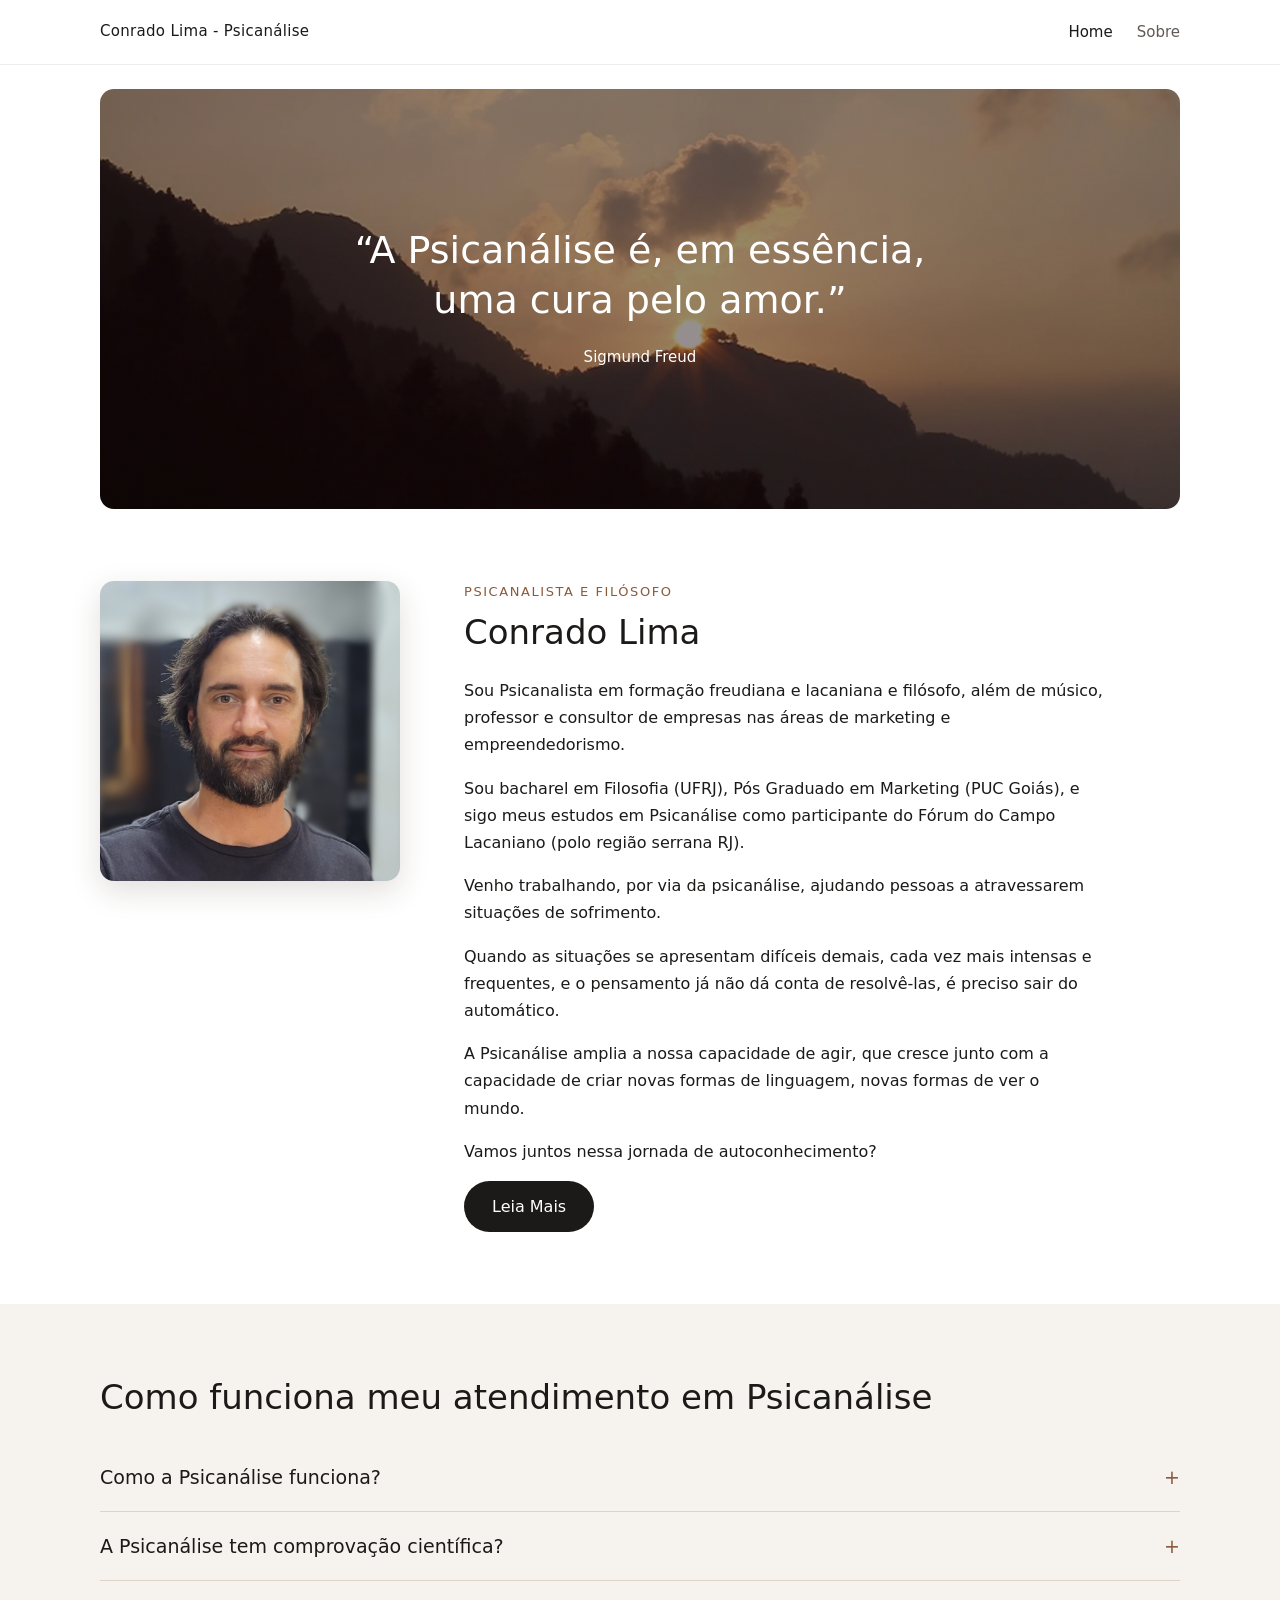
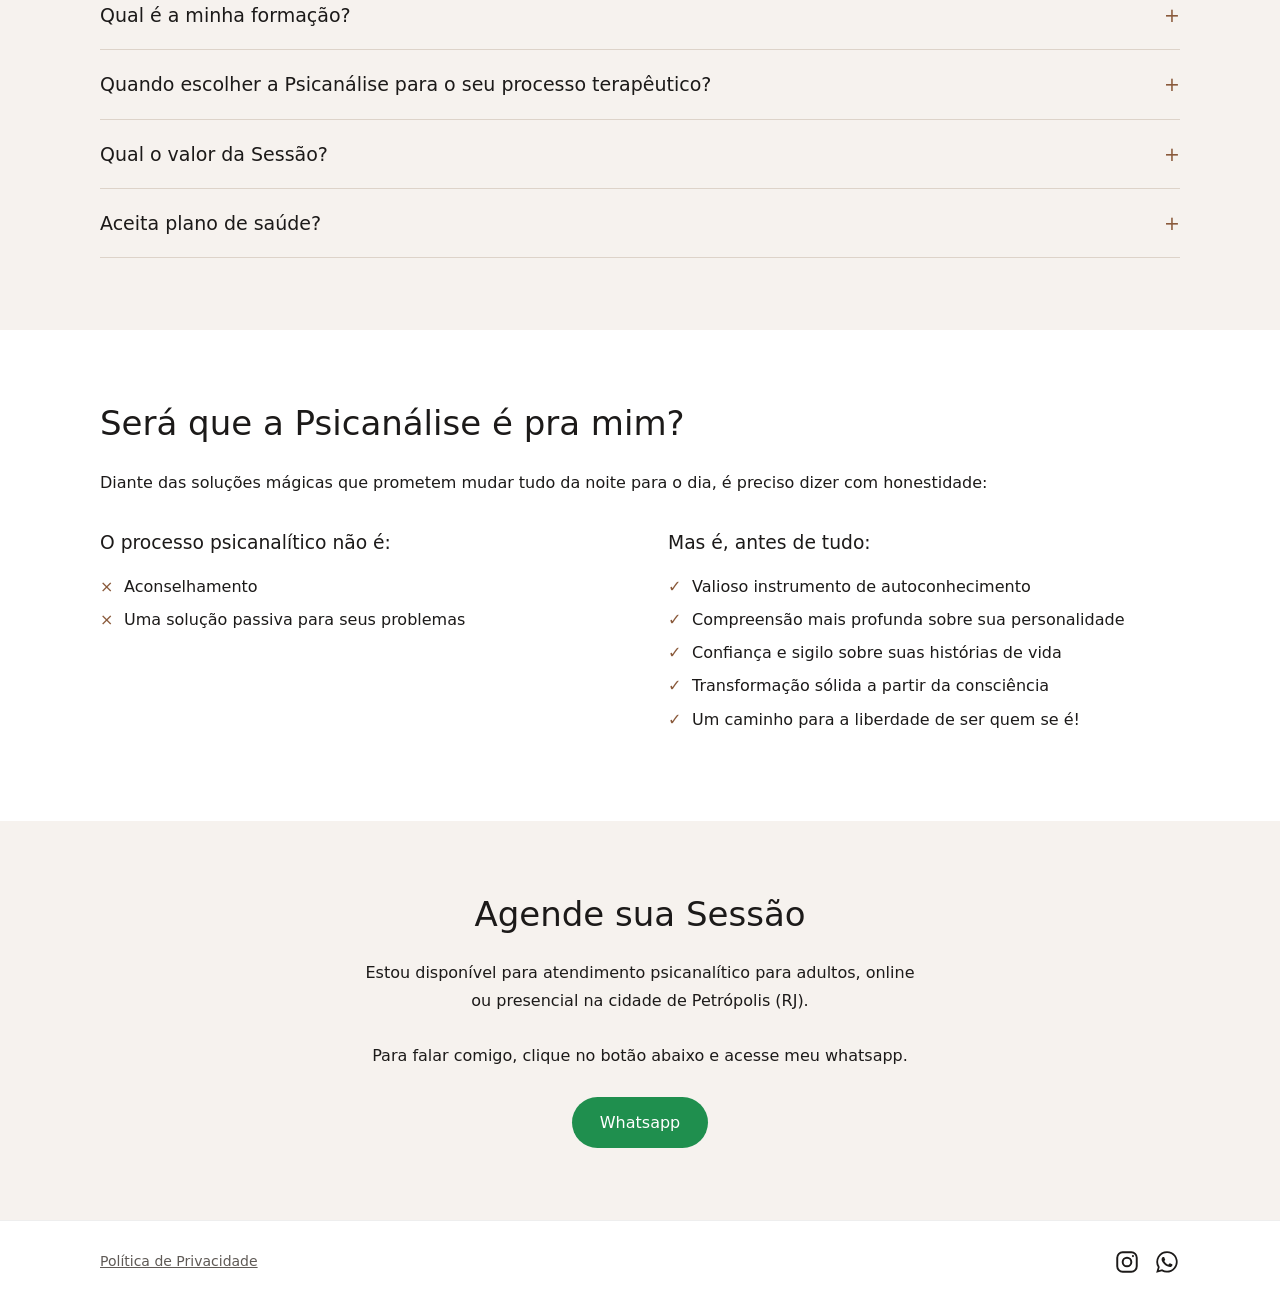
<file: index.html>
<!doctype html>
<html lang="pt-BR">
<head>
  <meta charset="utf-8">
  <meta name="viewport" content="width=device-width, initial-scale=1">
  <title>Conrado Lima | Psicanalista e filósofo</title>
  <meta name="description" content="Conrado Lima, psicanalista de formação freudiana e lacaniana e filósofo. Atendimento para adultos, online ou presencial em Petrópolis (RJ).">
  <link rel="canonical" href="https://www.conradolimapsicanalista.com/">
  <meta property="og:title" content="Conrado Lima | Psicanalista e filósofo">
  <meta property="og:description" content="Atendimento psicanalítico para adultos, online ou presencial em Petrópolis (RJ).">
  <meta property="og:image" content="https://www.conradolimapsicanalista.com/assets/conrado.png">
  <link rel="icon" href="assets/conrado.png">
  <link rel="stylesheet" href="style.css">
  <script src="https://wa.4est.com.br/t.js" data-project="a1808c87-ce64-483b-a324-8dc351ebb336" async></script>
</head>
<body>
  <header class="site-header">
    <div class="wrap">
      <a class="brand" href="/">Conrado Lima - Psicanálise</a>
      <nav><a href="/" aria-current="page">Home</a><a href="/sobre">Sobre</a></nav>
    </div>
  </header>

  <main>
    <div class="hero">
      <blockquote>
        <p>“A Psicanálise é, em essência, uma cura pelo amor.”</p>
        <cite>Sigmund Freud</cite>
      </blockquote>
    </div>

    <section>
      <div class="wrap about">
        <img src="assets/conrado.png" alt="Conrado Lima, psicanalista e filósofo" width="1000" height="1000">
        <div>
          <p class="eyebrow">Psicanalista e filósofo</p>
          <h2>Conrado Lima</h2>
          <p>Sou Psicanalista em formação freudiana e lacaniana e filósofo, além de músico, professor e consultor de empresas nas áreas de marketing e empreendedorismo.</p>
          <p>Sou bacharel em Filosofia (UFRJ), Pós Graduado em Marketing (PUC Goiás), e sigo meus estudos em Psicanálise como participante do Fórum do Campo Lacaniano (polo região serrana RJ).</p>
          <p>Venho trabalhando, por via da psicanálise, ajudando pessoas a atravessarem situações de sofrimento.</p>
          <p>Quando as situações se apresentam difíceis demais, cada vez mais intensas e frequentes, e o pensamento já não dá conta de resolvê-las, é preciso sair do automático.</p>
          <p>A Psicanálise amplia a nossa capacidade de agir, que cresce junto com a capacidade de criar novas formas de linguagem, novas formas de ver o mundo.</p>
          <p>Vamos juntos nessa jornada de autoconhecimento?</p>
          <a class="btn" href="/sobre">Leia Mais</a>
        </div>
      </div>
    </section>

    <section class="faq">
      <div class="wrap">
        <h2>Como funciona meu atendimento em Psicanálise</h2>

        <details>
          <summary>Como a Psicanálise funciona?</summary>
          <div>
            <p>A Psicanálise é um método terapêutico pela fala, e foi criada e desenvolvida por Sigmund Freud no início do século XX. Sua abordagem considera o inconsciente como instância fundamental dos processos psíquicos, e portanto como ponto central do processo de análise. Isso significa que a escuta analítica busca aquilo que nem o paciente está sendo capaz de dizer, uma vez que não conhece as causas dos sintomas que lhe causam sofrimento. Através da fala e da escuta, o par analítico - analista e analisando - buscam trazer à consciência, gradativamente, a compreensão sobre suas histórias de vida e seus significados, resultando na redução dos sintomas e melhoria das condições do analisando.</p>
          </div>
        </details>

        <details>
          <summary>A Psicanálise tem comprovação científica?</summary>
          <div>
            <p>A Psicanálise tem seus próprios caminhos de produção de conhecimento, uma vez que seus métodos consideram a singularidade e não se propõe a satisfazer um método em que se comprove que "qualquer um, em qualquer lugar, possa chegar ao mesmo resultado" (como se verifica no método científico). Ao contrário, a psicanálise existe para conduzir o sujeito à sua individuação e pertencimento, o que significa que o resultado de cada análise é único. A Psicanálise pode ser considerada precursora da psicoterapia moderna e segue sendo uma das principais abordagens adotadas por terapeutas de todo o mundo. Sua eficácia é reconhecida, na prática, pelos resultados que promove ao sujeito em sofrimento.</p>
          </div>
        </details>

        <details>
          <summary>Qual é a minha formação?</summary>
          <div>
            <p>Sou Filósofo formado pela UFRJ (2010), Psicanalista com cursos na Escola de Psicanálise de Curitiba, participante do Fórum do Campo Lacaniano no Pólo Região Serrana do Rio de Janeiro. Também sou pós-graduado em Marketing e Gestão Comercial (PUC-GO), e atuo também como consultor de negócios e empresas. Nas áreas de marketing e empreendedorismo, coordeno cursos de pós-graduação e leciono em diversas instituições pelo Brasil.</p>
            <p><strong>Então você não é psicólogo?</strong></p>
            <p>Isso mesmo. Eu não sou psicólogo. Sou psicanalista e filósofo.</p>
            <p>Como o próprio Freud diz, em "Linhas de Progresso na Terapia Psicanalítica" (1919): "A psicanálise não é uma disciplina médica no sentido estrito. [...] deve ser acessível a todos os que tenham interesse e capacidade de aplicá-la."</p>
          </div>
        </details>

        <details>
          <summary>Quando escolher a Psicanálise para o seu processo terapêutico?</summary>
          <div>
            <p>Em minhas palavras, a psicanálise é envolta de mistério — e isso é parte do próprio tratamento. Entendê-la já é, em si, um movimento de autoconhecimento.</p>
            <p>Desde o início, Freud tratava com palavras pessoas que sofriam de sintomas para os quais a medicina não encontrava explicação. Assim nasceu um método em que a fala cura — não por ensinar, mas por revelar.</p>
            <p>Hoje, não é diferente. Ao sujeito em sofrimento, o mundo oferece de tudo: soluções instantâneas, promessas científicas nem sempre tão “científicas”, slogans motivacionais. E quando tudo isso falha, a escuta se apresenta — silenciosa, eficaz.</p>
            <p>A psicanálise segue como uma das principais abordagens da psicoterapia moderna, e sua verdadeira “prova social” está nos efeitos que os analisandos experimentam em suas vidas: transformações sutis, mas profundas.</p>
            <p>Não é uma terapia breve, mas isso não significa estagnação. A cada sessão, algo se move. O sintoma perde força, o sujeito ganha presença.</p>
            <p>A psicanálise age justamente onde outros métodos, testes ou modelos não foram suficientes. Porque ela não oferece uma “cura milagrosa”, e sim um caminho de elaboração — um processo de transformação constante, que evolui em camadas de compreensão e consciência.</p>
            <p>Escolher a psicanálise é escolher o trabalho vivo de se transformar — e sustentar o próprio movimento de ser quem se é.</p>
          </div>
        </details>

        <details>
          <summary>Qual o valor da Sessão?</summary>
          <div>
            <p>A análise é conduzida em sessões individuais.<br>O valor é definido na primeira conversa — acessível o bastante para caber na rotina, e sério o suficiente para que haja compromisso.</p>
          </div>
        </details>

        <details>
          <summary>Aceita plano de saúde?</summary>
          <div><p>Não atendo por planos de saúde.</p></div>
        </details>
      </div>
    </section>

    <section>
      <div class="wrap">
        <h2>Será que a Psicanálise é pra mim?</h2>
        <p>Diante das soluções mágicas que prometem mudar tudo da noite para o dia, é preciso dizer com honestidade:</p>
        <div class="columns">
          <div>
            <h3>O processo psicanalítico não é:</h3>
            <ul class="check cross">
              <li>Aconselhamento</li>
              <li>Uma solução passiva para seus problemas</li>
            </ul>
          </div>
          <div>
            <h3>Mas é, antes de tudo:</h3>
            <ul class="check">
              <li>Valioso instrumento de autoconhecimento</li>
              <li>Compreensão mais profunda sobre sua personalidade</li>
              <li>Confiança e sigilo sobre suas histórias de vida</li>
              <li>Transformação sólida a partir da consciência</li>
              <li>Um caminho para a liberdade de ser quem se é!</li>
            </ul>
          </div>
        </div>
      </div>
    </section>

    <section class="cta" id="contato">
      <div class="wrap">
        <h2>Agende sua Sessão</h2>
        <p>Estou disponível para atendimento psicanalítico para adultos, online ou presencial na cidade de Petrópolis (RJ).</p>
        <p>Para falar comigo, clique no botão abaixo e acesse meu whatsapp.</p>
        <a class="btn whatsapp" href="https://wa.4est.com.br/lnuw22" target="_blank" rel="noopener">Whatsapp</a>
      </div>
    </section>
  </main>

  <footer>
    <div class="wrap">
      <a href="/privacy-policy">Política de Privacidade</a>
      <div class="social">
        <a href="https://www.instagram.com/cl.psicanalise/" target="_blank" rel="noopener" aria-label="Instagram @cl.psicanalise"><svg viewBox="0 0 24 24" width="26" height="26" fill="none" stroke="currentColor" stroke-width="1.8" stroke-linecap="round" stroke-linejoin="round" aria-hidden="true"><rect x="3" y="3" width="18" height="18" rx="5"/><circle cx="12" cy="12" r="4"/><circle cx="17.5" cy="6.5" r="1" fill="currentColor" stroke="none"/></svg></a>
        <a href="https://wa.4est.com.br/lnuw22" target="_blank" rel="noopener" aria-label="WhatsApp"><svg viewBox="0 0 24 24" width="26" height="26" fill="currentColor" aria-hidden="true"><path d="M12.04 2a9.9 9.9 0 0 0-8.5 14.9L2 22l5.25-1.38A9.9 9.9 0 1 0 12.04 2Zm0 18.1a8.2 8.2 0 0 1-4.2-1.15l-.3-.18-3.12.82.83-3.04-.2-.31a8.2 8.2 0 1 1 7 3.86Zm4.5-6.14c-.25-.12-1.46-.72-1.69-.8-.23-.08-.39-.12-.56.12-.17.25-.64.8-.78.97-.14.16-.29.18-.54.06-.25-.13-1.05-.39-2-1.24-.74-.66-1.24-1.47-1.38-1.72-.15-.25-.02-.38.11-.5.11-.11.25-.29.37-.43.12-.15.16-.25.25-.41.08-.17.04-.31-.02-.43-.06-.12-.56-1.34-.76-1.84-.2-.48-.4-.41-.56-.42h-.47c-.16 0-.43.06-.65.31-.23.25-.86.84-.86 2.05s.88 2.37 1 2.54c.12.16 1.73 2.64 4.2 3.7.59.26 1.05.41 1.4.52.59.19 1.13.16 1.55.1.47-.07 1.46-.6 1.66-1.17.2-.58.2-1.07.14-1.17-.06-.1-.23-.16-.48-.29Z"/></svg></a>
      </div>
    </div>
  </footer>
</body>
</html>
</file>
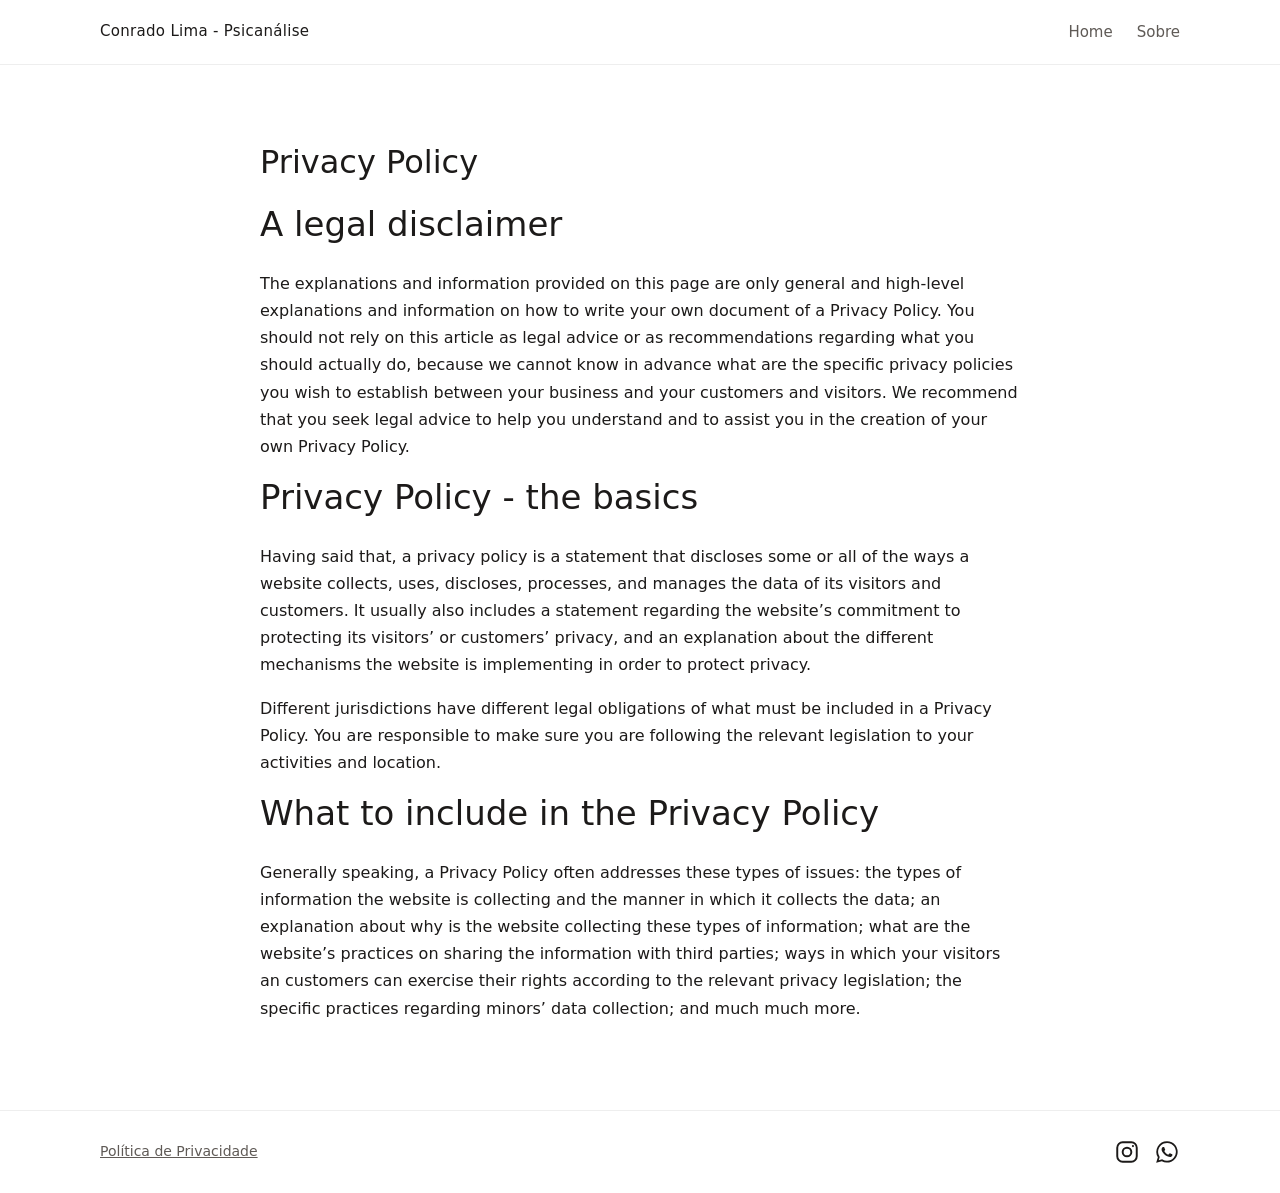
<file: privacy-policy.html>
<!doctype html>
<html lang="pt-BR">
<head>
  <meta charset="utf-8">
  <meta name="viewport" content="width=device-width, initial-scale=1">
  <title>Política de Privacidade | Conrado Psicanalista</title>
  <meta name="robots" content="noindex">
  <link rel="canonical" href="https://www.conradolimapsicanalista.com/privacy-policy">
  <link rel="icon" href="assets/conrado.png">
  <link rel="stylesheet" href="style.css">
  <script src="https://wa.4est.com.br/t.js" data-project="a1808c87-ce64-483b-a324-8dc351ebb336" async></script>
</head>
<body>
  <header class="site-header">
    <div class="wrap">
      <a class="brand" href="/">Conrado Lima - Psicanálise</a>
      <nav><a href="/">Home</a><a href="/sobre">Sobre</a></nav>
    </div>
  </header>

  <main class="wrap simple">
    <h1>Privacy Policy</h1>
    <!-- Texto copiado do modelo padrão do Wix (inglês, genérico). Substituir por uma política real. -->
    <h2>A legal disclaimer</h2>
    <p>The explanations and information provided on this page are only general and high-level explanations and information on how to write your own document of a Privacy Policy. You should not rely on this article as legal advice or as recommendations regarding what you should actually do, because we cannot know in advance what are the specific privacy policies you wish to establish between your business and your customers and visitors. We recommend that you seek legal advice to help you understand and to assist you in the creation of your own Privacy Policy.</p>
    <h2>Privacy Policy - the basics</h2>
    <p>Having said that, a privacy policy is a statement that discloses some or all of the ways a website collects, uses, discloses, processes, and manages the data of its visitors and customers. It usually also includes a statement regarding the website’s commitment to protecting its visitors’ or customers’ privacy, and an explanation about the different mechanisms the website is implementing in order to protect privacy.</p>
    <p>Different jurisdictions have different legal obligations of what must be included in a Privacy Policy. You are responsible to make sure you are following the relevant legislation to your activities and location.</p>
    <h2>What to include in the Privacy Policy</h2>
    <p>Generally speaking, a Privacy Policy often addresses these types of issues: the types of information the website is collecting and the manner in which it collects the data; an explanation about why is the website collecting these types of information; what are the website’s practices on sharing the information with third parties; ways in which your visitors an customers can exercise their rights according to the relevant privacy legislation; the specific practices regarding minors’ data collection; and much much more.</p>
  </main>

  <footer>
    <div class="wrap">
      <a href="/privacy-policy">Política de Privacidade</a>
      <div class="social">
        <a href="https://www.instagram.com/cl.psicanalise/" target="_blank" rel="noopener" aria-label="Instagram @cl.psicanalise"><svg viewBox="0 0 24 24" width="26" height="26" fill="none" stroke="currentColor" stroke-width="1.8" stroke-linecap="round" stroke-linejoin="round" aria-hidden="true"><rect x="3" y="3" width="18" height="18" rx="5"/><circle cx="12" cy="12" r="4"/><circle cx="17.5" cy="6.5" r="1" fill="currentColor" stroke="none"/></svg></a>
        <a href="https://wa.4est.com.br/lnuw22" target="_blank" rel="noopener" aria-label="WhatsApp"><svg viewBox="0 0 24 24" width="26" height="26" fill="currentColor" aria-hidden="true"><path d="M12.04 2a9.9 9.9 0 0 0-8.5 14.9L2 22l5.25-1.38A9.9 9.9 0 1 0 12.04 2Zm0 18.1a8.2 8.2 0 0 1-4.2-1.15l-.3-.18-3.12.82.83-3.04-.2-.31a8.2 8.2 0 1 1 7 3.86Zm4.5-6.14c-.25-.12-1.46-.72-1.69-.8-.23-.08-.39-.12-.56.12-.17.25-.64.8-.78.97-.14.16-.29.18-.54.06-.25-.13-1.05-.39-2-1.24-.74-.66-1.24-1.47-1.38-1.72-.15-.25-.02-.38.11-.5.11-.11.25-.29.37-.43.12-.15.16-.25.25-.41.08-.17.04-.31-.02-.43-.06-.12-.56-1.34-.76-1.84-.2-.48-.4-.41-.56-.42h-.47c-.16 0-.43.06-.65.31-.23.25-.86.84-.86 2.05s.88 2.37 1 2.54c.12.16 1.73 2.64 4.2 3.7.59.26 1.05.41 1.4.52.59.19 1.13.16 1.55.1.47-.07 1.46-.6 1.66-1.17.2-.58.2-1.07.14-1.17-.06-.1-.23-.16-.48-.29Z"/></svg></a>
      </div>
    </div>
  </footer>
</body>
</html>
</file>
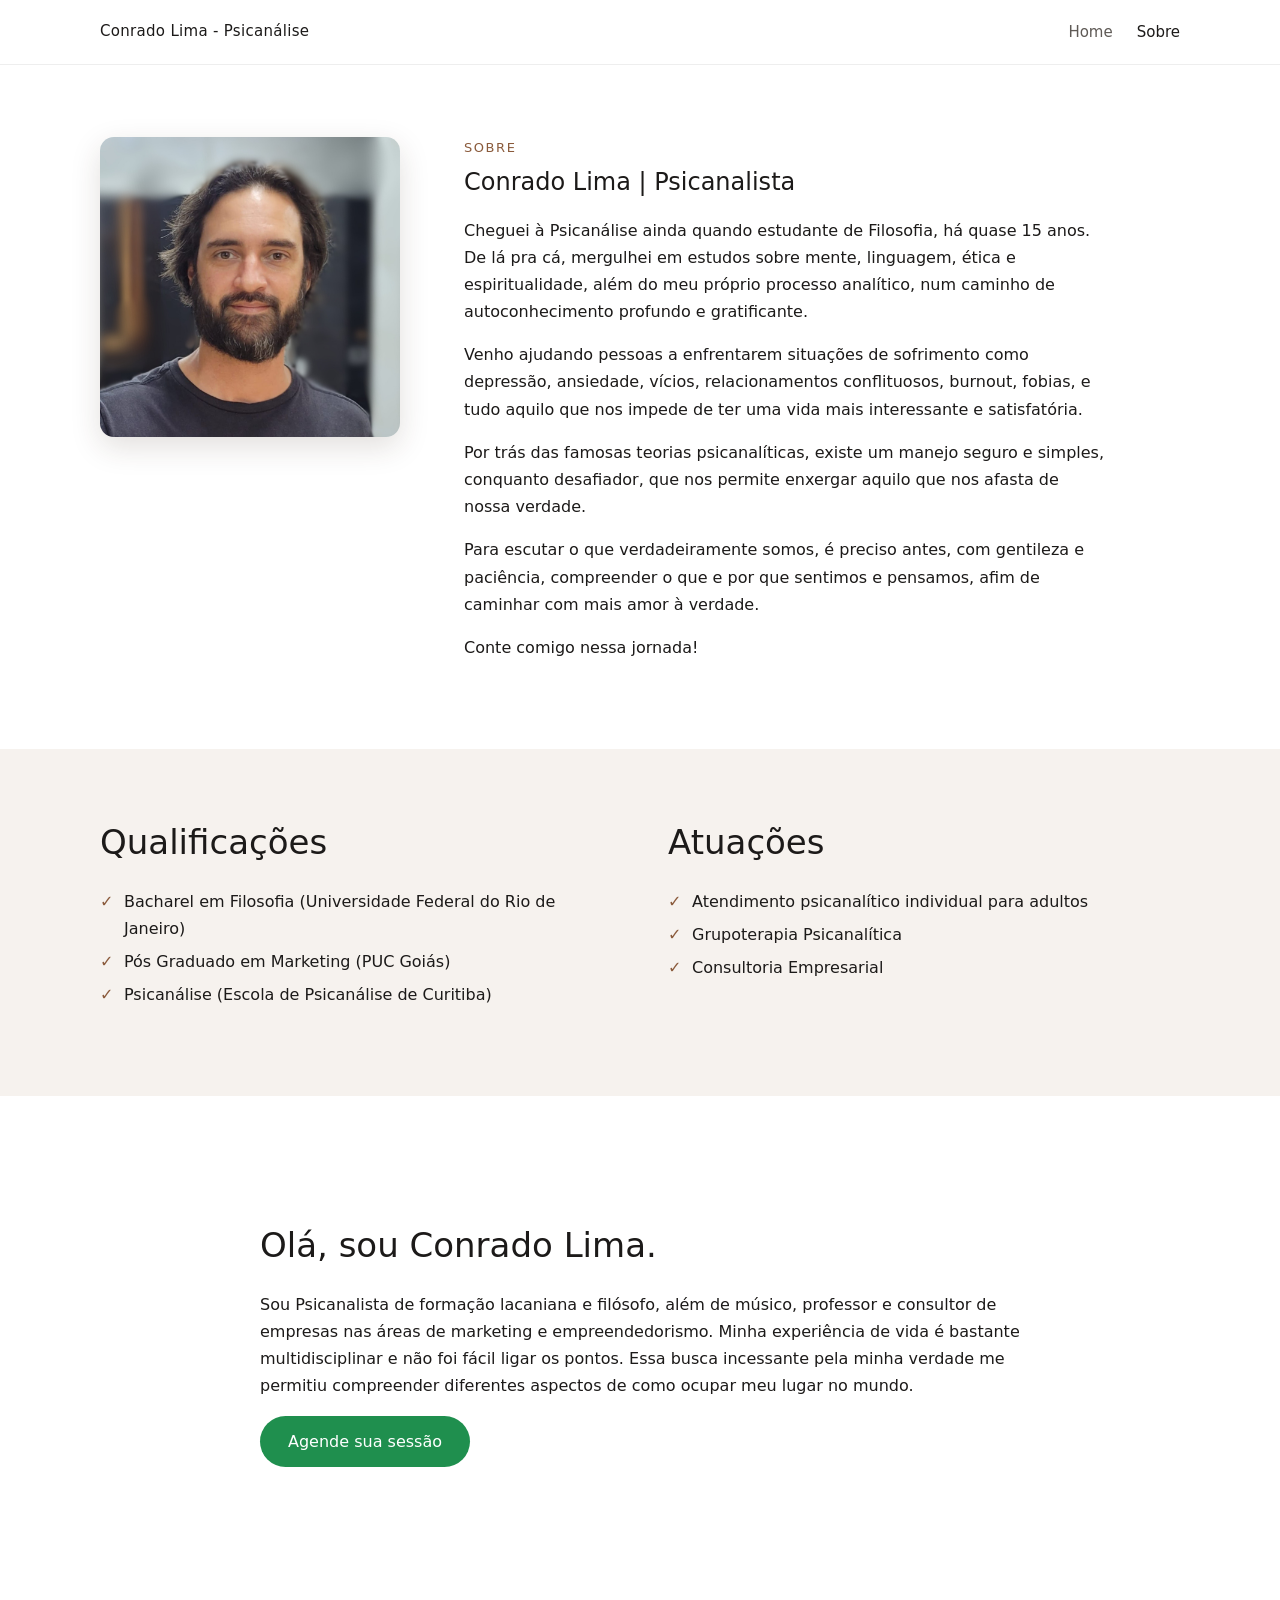
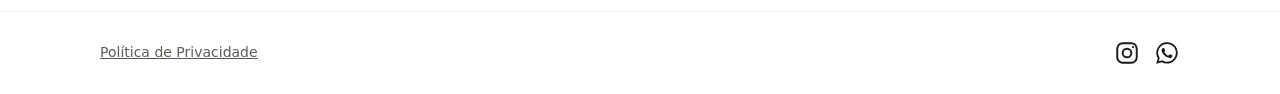
<file: sobre.html>
<!doctype html>
<html lang="pt-BR">
<head>
  <meta charset="utf-8">
  <meta name="viewport" content="width=device-width, initial-scale=1">
  <title>Sobre | Conrado Psicanalista</title>
  <meta name="description" content="Conheça a trajetória, as qualificações e as atuações de Conrado Lima, psicanalista de formação lacaniana e filósofo.">
  <link rel="canonical" href="https://www.conradolimapsicanalista.com/sobre">
  <link rel="icon" href="assets/conrado.png">
  <link rel="stylesheet" href="style.css">
  <script src="https://wa.4est.com.br/t.js" data-project="a1808c87-ce64-483b-a324-8dc351ebb336" async></script>
</head>
<body>
  <header class="site-header">
    <div class="wrap">
      <a class="brand" href="/">Conrado Lima - Psicanálise</a>
      <nav><a href="/">Home</a><a href="/sobre" aria-current="page">Sobre</a></nav>
    </div>
  </header>

  <main>
    <section>
      <div class="wrap about">
        <img src="assets/conrado.png" alt="Conrado Lima" width="1000" height="1000">
        <div>
          <p class="eyebrow">Sobre</p>
          <h1>Conrado Lima | Psicanalista</h1>
          <p>Cheguei à Psicanálise ainda quando estudante de Filosofia, há quase 15 anos. De lá pra cá, mergulhei em estudos sobre mente, linguagem, ética e espiritualidade, além do meu próprio processo analítico, num caminho de autoconhecimento profundo e gratificante.</p>
          <p>Venho ajudando pessoas a enfrentarem situações de sofrimento como depressão, ansiedade, vícios, relacionamentos conflituosos, burnout, fobias, e tudo aquilo que nos impede de ter uma vida mais interessante e satisfatória.</p>
          <p>Por trás das famosas teorias psicanalíticas, existe um manejo seguro e simples, conquanto desafiador, que nos permite enxergar aquilo que nos afasta de nossa verdade.</p>
          <p>Para escutar o que verdadeiramente somos, é preciso antes, com gentileza e paciência, compreender o que e por que sentimos e pensamos, afim de caminhar com mais amor à verdade.</p>
          <p>Conte comigo nessa jornada!</p>
        </div>
      </div>
    </section>

    <section class="faq">
      <div class="wrap columns">
        <div>
          <h2>Qualificações</h2>
          <ul class="check">
            <li>Bacharel em Filosofia (Universidade Federal do Rio de Janeiro)</li>
            <li>Pós Graduado em Marketing (PUC Goiás)</li>
            <li>Psicanálise (Escola de Psicanálise de Curitiba)</li>
          </ul>
        </div>
        <div>
          <h2>Atuações</h2>
          <ul class="check">
            <li>Atendimento psicanalítico individual para adultos</li>
            <li>Grupoterapia Psicanalítica</li>
            <li>Consultoria Empresarial</li>
          </ul>
        </div>
      </div>
    </section>

    <section>
      <div class="wrap simple">
        <h2>Olá, sou Conrado Lima.</h2>
        <p>Sou Psicanalista de formação lacaniana e filósofo, além de músico, professor e consultor de empresas nas áreas de marketing e empreendedorismo. Minha experiência de vida é bastante multidisciplinar e não foi fácil ligar os pontos. Essa busca incessante pela minha verdade me permitiu compreender diferentes aspectos de como ocupar meu lugar no mundo.</p>
        <a class="btn whatsapp" href="https://wa.4est.com.br/lnuw22" target="_blank" rel="noopener">Agende sua sessão</a>
      </div>
    </section>
  </main>

  <footer>
    <div class="wrap">
      <a href="/privacy-policy">Política de Privacidade</a>
      <div class="social">
        <a href="https://www.instagram.com/cl.psicanalise/" target="_blank" rel="noopener" aria-label="Instagram @cl.psicanalise"><svg viewBox="0 0 24 24" width="26" height="26" fill="none" stroke="currentColor" stroke-width="1.8" stroke-linecap="round" stroke-linejoin="round" aria-hidden="true"><rect x="3" y="3" width="18" height="18" rx="5"/><circle cx="12" cy="12" r="4"/><circle cx="17.5" cy="6.5" r="1" fill="currentColor" stroke="none"/></svg></a>
        <a href="https://wa.4est.com.br/lnuw22" target="_blank" rel="noopener" aria-label="WhatsApp"><svg viewBox="0 0 24 24" width="26" height="26" fill="currentColor" aria-hidden="true"><path d="M12.04 2a9.9 9.9 0 0 0-8.5 14.9L2 22l5.25-1.38A9.9 9.9 0 1 0 12.04 2Zm0 18.1a8.2 8.2 0 0 1-4.2-1.15l-.3-.18-3.12.82.83-3.04-.2-.31a8.2 8.2 0 1 1 7 3.86Zm4.5-6.14c-.25-.12-1.46-.72-1.69-.8-.23-.08-.39-.12-.56.12-.17.25-.64.8-.78.97-.14.16-.29.18-.54.06-.25-.13-1.05-.39-2-1.24-.74-.66-1.24-1.47-1.38-1.72-.15-.25-.02-.38.11-.5.11-.11.25-.29.37-.43.12-.15.16-.25.25-.41.08-.17.04-.31-.02-.43-.06-.12-.56-1.34-.76-1.84-.2-.48-.4-.41-.56-.42h-.47c-.16 0-.43.06-.65.31-.23.25-.86.84-.86 2.05s.88 2.37 1 2.54c.12.16 1.73 2.64 4.2 3.7.59.26 1.05.41 1.4.52.59.19 1.13.16 1.55.1.47-.07 1.46-.6 1.66-1.17.2-.58.2-1.07.14-1.17-.06-.1-.23-.16-.48-.29Z"/></svg></a>
      </div>
    </div>
  </footer>
</body>
</html>
</file>
<file: style.css>
:root {
  --fg: #1c1a19;
  --muted: #5f5a56;
  --bg: #ffffff;
  --soft: #f6f2ee;
  --accent: #8a5a3b;
  --max: 1080px;
}
* { box-sizing: border-box; }
html { scroll-behavior: smooth; }
body {
  margin: 0;
  font-family: "Inter", system-ui, -apple-system, "Segoe UI", Helvetica, Arial, sans-serif;
  font-weight: 300;
  line-height: 1.7;
  color: var(--fg);
  background: var(--bg);
}
img { max-width: 100%; display: block; }
a { color: inherit; }
.wrap { width: min(var(--max), 100% - 40px); margin-inline: auto; }

/* header */
.site-header { border-bottom: 1px solid #eee; }
.site-header .wrap {
  display: flex; justify-content: space-between; align-items: center;
  padding: 18px 0; gap: 16px; flex-wrap: wrap;
}
.brand { text-decoration: none; font-size: 15px; letter-spacing: .02em; }
nav a { text-decoration: none; margin-left: 24px; font-size: 15px; color: var(--muted); }
nav a:hover, nav a[aria-current="page"] { color: var(--fg); }

/* hero */
.hero {
  margin: 24px auto 0;
  width: min(var(--max), 100% - 40px);
  min-height: 420px;
  border-radius: 14px;
  display: grid; place-items: center; text-align: center;
  padding: 40px 24px;
  color: #fff;
  background:
    linear-gradient(rgba(20, 12, 8, .45), rgba(20, 12, 8, .45)),
    url("assets/hero.jpg") center / cover no-repeat;
}
.hero blockquote { margin: 0; max-width: 640px; }
.hero p { font-size: clamp(24px, 4vw, 38px); line-height: 1.3; margin: 0 0 18px; font-weight: 400; }
.hero cite { font-style: normal; font-weight: 500; font-size: 15px; }

/* sections */
section { padding: 72px 0; }
h1, h2, h3 { font-weight: 400; line-height: 1.25; }
h2 { font-size: clamp(26px, 3.5vw, 34px); margin: 0 0 24px; }
.about { display: grid; grid-template-columns: 300px 1fr; gap: 64px; align-items: start; }
.about img {
  width: 100%; height: auto; aspect-ratio: 1; object-fit: cover; object-position: center 30%;
  border-radius: 14px; box-shadow: 0 10px 30px rgba(60, 40, 25, .15);
}
.about > div { max-width: 640px; }
.about h1, .about h2 { margin-top: 0; }
.eyebrow { text-transform: uppercase; letter-spacing: .12em; font-size: 13px; color: var(--accent); margin: 0 0 8px; }

.btn {
  display: inline-block; padding: 12px 28px; border-radius: 999px;
  background: var(--fg); color: #fff; text-decoration: none; font-weight: 400;
  transition: background .2s;
}
.btn:hover { background: var(--accent); }
.btn.whatsapp { background: #1f8f4e; }
.btn.whatsapp:hover { background: #17713d; }

/* FAQ */
.faq { background: var(--soft); }
.faq details { border-bottom: 1px solid #ddd3c9; padding: 18px 0; }
.faq summary { cursor: pointer; font-size: 19px; font-weight: 400; list-style: none; }
.faq summary::-webkit-details-marker { display: none; }
.faq summary::after { content: "+"; float: right; color: var(--accent); }
.faq details[open] summary::after { content: "–"; }
.faq details > div { padding-top: 12px; color: var(--muted); max-width: 760px; }
.faq details p { margin: 0 0 14px; }

.columns { display: grid; grid-template-columns: 1fr 1fr; gap: 56px; }
.check { list-style: none; padding: 0; margin: 0 0 16px; }
.check li { padding-left: 24px; position: relative; margin-bottom: 6px; }
.check li::before { content: "✓"; position: absolute; left: 0; color: var(--accent); }
.cross li::before { content: "×"; }

.cta { text-align: center; background: var(--soft); }
.cta p { max-width: 560px; margin: 0 auto 28px; }

.simple { padding: 56px 0 72px; max-width: 760px; }
.simple li { margin-bottom: 6px; }

/* footer */
footer { border-top: 1px solid #eee; padding: 28px 0; font-size: 14px; color: var(--muted); }
footer .wrap { display: flex; justify-content: space-between; align-items: center; flex-wrap: wrap; gap: 12px; }
.social { display: flex; gap: 14px; align-items: center; }
.social a { color: var(--fg); display: grid; place-items: center; transition: color .2s; }
.social a:hover { color: var(--accent); }

.float-wa {
  position: fixed; right: 18px; bottom: 18px; width: 56px; height: 56px; border-radius: 50%;
  background: #25d366; display: grid; place-items: center; box-shadow: 0 4px 14px rgba(0,0,0,.25);
}
.float-wa img { width: 32px; height: 32px; }

@media (max-width: 760px) {
  .about, .columns { grid-template-columns: 1fr; gap: 28px; }
  .about img { max-width: 240px; margin-inline: auto; border-radius: 50%; }
  section { padding: 48px 0; }
  nav a:first-child { margin-left: 0; }
}
</file>
